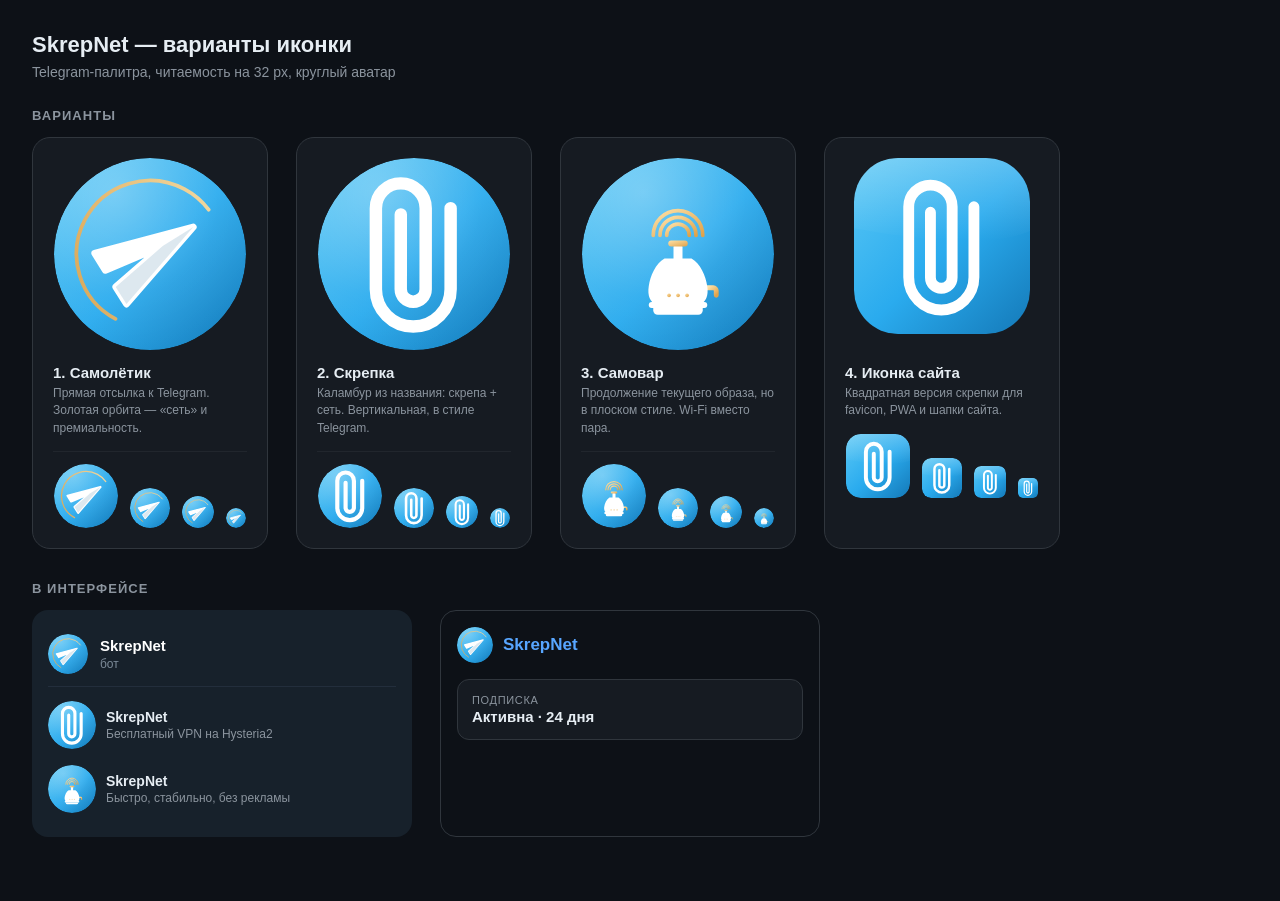
<file: brand/preview.html>
<!DOCTYPE html>
<html lang="ru">
<head>
<meta charset="utf-8">
<title>SkrepNet — варианты иконки</title>
<style>
  * { box-sizing: border-box; }
  body { margin: 0; padding: 32px; font-family: -apple-system, 'Segoe UI', Roboto, sans-serif; background: #0d1117; color: #c9d1d9; }
  h1 { font-size: 22px; font-weight: 600; margin: 0 0 6px; color: #e6edf3; }
  p.lead { margin: 0 0 28px; color: #8b949e; font-size: 14px; }
  h2 { font-size: 13px; text-transform: uppercase; letter-spacing: .08em; color: #8b949e; margin: 0 0 14px; font-weight: 600; }
  .row { display: flex; gap: 28px; flex-wrap: wrap; }
  .card { background: #161b22; border: 1px solid #30363d; border-radius: 18px; padding: 20px; width: 236px; }
  .card .name { font-size: 15px; font-weight: 600; color: #e6edf3; margin-bottom: 4px; }
  .card .desc { font-size: 12px; color: #8b949e; line-height: 1.45; margin-bottom: 14px; min-height: 34px; }
  .big { width: 192px; height: 192px; display: block; margin: 0 auto 14px; border-radius: 50%; }
  .sizes { display: flex; align-items: flex-end; justify-content: center; gap: 12px; padding-top: 12px; border-top: 1px solid #21262d; }
  .sizes img { border-radius: 50%; display: block; }
  .chats { display: flex; gap: 28px; flex-wrap: wrap; margin-bottom: 10px; }
  .tg { width: 380px; background: #17212b; border-radius: 16px; padding: 16px; }
  .msg { display: flex; gap: 10px; align-items: center; padding: 8px 0; }
  .msg img { width: 48px; height: 48px; border-radius: 50%; }
  .msg .t { font-size: 14px; }
  .msg .t b { display: block; color: #e6edf3; font-size: 14px; }
  .msg .t span { color: #8b949e; font-size: 12px; }
  .head { display: flex; align-items: center; gap: 12px; padding: 8px 0 12px; border-bottom: 1px solid #232e3c; margin-bottom: 6px; }
  .head img { width: 40px; height: 40px; border-radius: 50%; }
  .head .t b { display: block; font-size: 15px; color: #fff; }
  .head .t span { font-size: 12px; color: #7d8b99; }
  .site { width: 380px; background: #0d1117; border: 1px solid #30363d; border-radius: 16px; padding: 16px; }
  .site .bar { display: flex; align-items: center; gap: 10px; margin-bottom: 16px; }
  .site .bar img { width: 36px; height: 36px; border-radius: 50%; }
  .site .bar b { font-size: 17px; color: #58a6ff; }
  .site .cardlet { background: #161b22; border: 1px solid #30363d; border-radius: 12px; padding: 14px; }
  .site .cardlet .l { font-size: 11px; color: #8b949e; text-transform: uppercase; letter-spacing: .06em; }
  .site .cardlet .v { font-size: 15px; font-weight: 600; color: #e6edf3; margin-top: 2px; }
  .section { margin-bottom: 32px; }
</style>
</head>
<body>
  <h1>SkrepNet — варианты иконки</h1>
  <p class="lead">Telegram-палитра, читаемость на 32 px, круглый аватар</p>

  <div class="section">
    <h2>Варианты</h2>
    <div class="row">
      <div class="card">
        <img class="big" src="svg/skrepnet-plane.svg" alt="">
        <div class="name">1. Самолётик</div>
        <div class="desc">Прямая отсылка к Telegram. Золотая орбита — «сеть» и премиальность.</div>
        <div class="sizes">
          <img src="svg/skrepnet-plane.svg" width="64" height="64" alt="">
          <img src="svg/skrepnet-plane.svg" width="40" height="40" alt="">
          <img src="svg/skrepnet-plane.svg" width="32" height="32" alt="">
          <img src="svg/skrepnet-plane.svg" width="20" height="20" alt="">
        </div>
      </div>
      <div class="card">
        <img class="big" src="svg/skrepnet-clip.svg" alt="">
        <div class="name">2. Скрепка</div>
        <div class="desc">Каламбур из названия: скрепа + сеть. Вертикальная, в стиле Telegram.</div>
        <div class="sizes">
          <img src="svg/skrepnet-clip.svg" width="64" height="64" alt="">
          <img src="svg/skrepnet-clip.svg" width="40" height="40" alt="">
          <img src="svg/skrepnet-clip.svg" width="32" height="32" alt="">
          <img src="svg/skrepnet-clip.svg" width="20" height="20" alt="">
        </div>
      </div>
      <div class="card">
        <img class="big" src="svg/skrepnet-samovar.svg" alt="">
        <div class="name">3. Самовар</div>
        <div class="desc">Продолжение текущего образа, но в плоском стиле. Wi-Fi вместо пара.</div>
        <div class="sizes">
          <img src="svg/skrepnet-samovar.svg" width="64" height="64" alt="">
          <img src="svg/skrepnet-samovar.svg" width="40" height="40" alt="">
          <img src="svg/skrepnet-samovar.svg" width="32" height="32" alt="">
          <img src="svg/skrepnet-samovar.svg" width="20" height="20" alt="">
        </div>
      </div>
      <div class="card">
        <img class="big" src="svg/skrepnet-favicon.svg" alt="" style="border-radius: 44px; width: 176px; height: 176px; margin-bottom: 30px;">
        <div class="name">4. Иконка сайта</div>
        <div class="desc">Квадратная версия скрепки для favicon, PWA и шапки сайта.</div>
        <div class="sizes" style="border-top: 0; padding-top: 0;">
          <img src="svg/skrepnet-favicon.svg" width="64" height="64" style="border-radius: 15px;" alt="">
          <img src="svg/skrepnet-favicon.svg" width="40" height="40" style="border-radius: 9px;" alt="">
          <img src="svg/skrepnet-favicon.svg" width="32" height="32" style="border-radius: 7px;" alt="">
          <img src="svg/skrepnet-favicon.svg" width="20" height="20" style="border-radius: 5px;" alt="">
        </div>
      </div>
    </div>
  </div>

  <div class="section">
    <h2>В интерфейсе</h2>
    <div class="chats">
      <div class="tg">
        <div class="head">
          <img src="svg/skrepnet-plane.svg" alt="">
          <div class="t"><b>SkrepNet</b><span>бот</span></div>
        </div>
        <div class="msg">
          <img src="svg/skrepnet-clip.svg" alt="">
          <div class="t"><b>SkrepNet</b><span>Бесплатный VPN на Hysteria2</span></div>
        </div>
        <div class="msg">
          <img src="svg/skrepnet-samovar.svg" alt="">
          <div class="t"><b>SkrepNet</b><span>Быстро, стабильно, без рекламы</span></div>
        </div>
      </div>
      <div class="site">
        <div class="bar">
          <img src="svg/skrepnet-plane.svg" alt="">
          <b>SkrepNet</b>
        </div>
        <div class="cardlet">
          <div class="l">Подписка</div>
          <div class="v">Активна · 24 дня</div>
        </div>
      </div>
    </div>
  </div>
</body>
</html>
</file>
